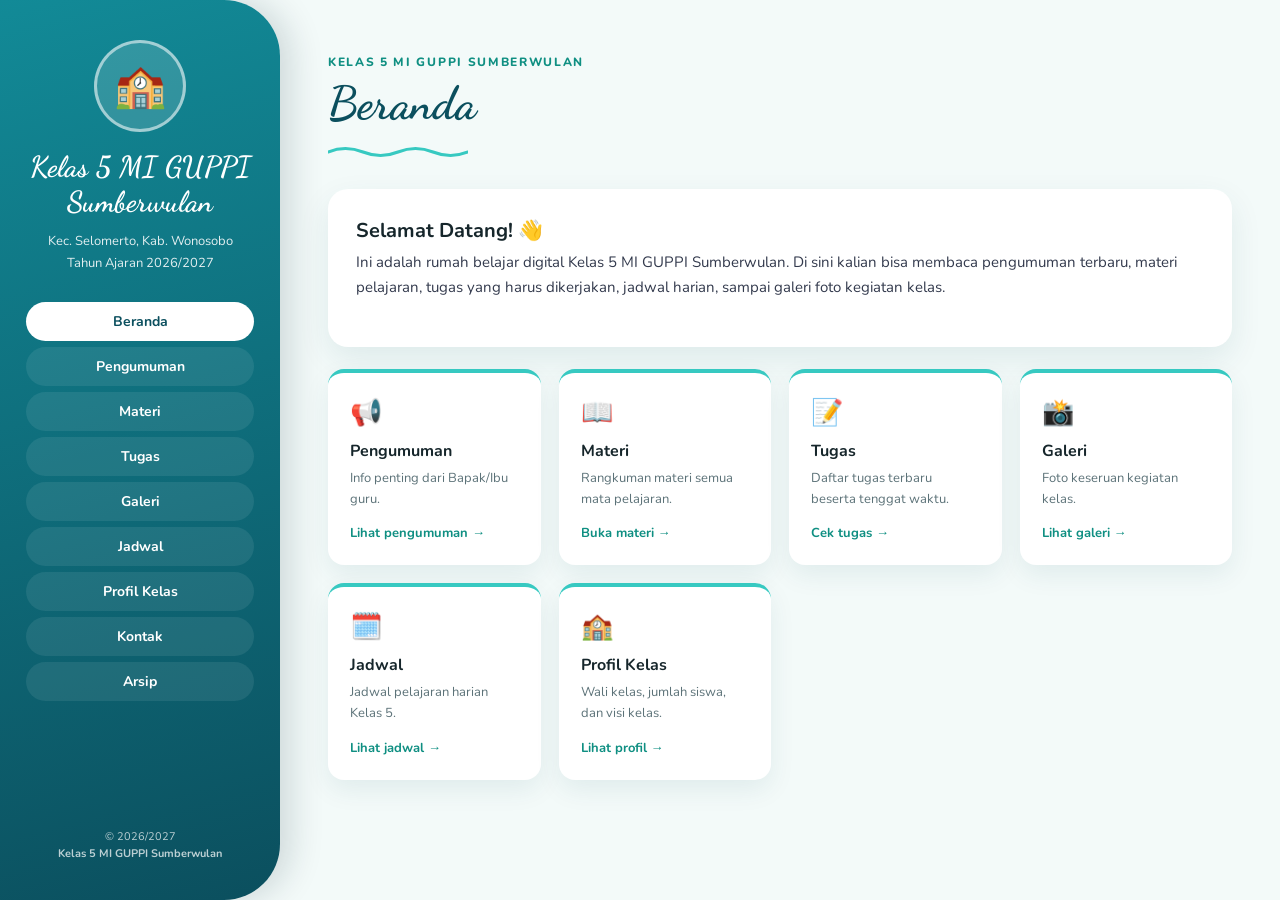
<file: Index.html>
<!DOCTYPE html>
<html lang="id">
<head>
<meta charset="UTF-8">
<meta name="viewport" content="width=device-width, initial-scale=1.0">
<title>Beranda — Kelas 5 MI GUPPI Sumberwulan</title>
<link rel="preconnect" href="https://fonts.googleapis.com">
<link href="https://fonts.googleapis.com/css2?family=Dancing+Script:wght@600;700&family=Nunito:wght@400;600;700;800&display=swap" rel="stylesheet">
<link rel="stylesheet" href="style.css">
</head>
<body>

  <div class="layout">
    <aside class="sidebar">
      <div class="avatar">🏫</div>
      <h2 class="nama-kelas">Kelas 5 MI GUPPI Sumberwulan</h2>
      <p class="sub-kelas">Kec. Selomerto, Kab. Wonosobo<br>Tahun Ajaran 2026/2027</p>
      <nav class="sidebar-nav">
        <a href="index.html" class="aktif">Beranda</a>
        <a href="pengumuman.html">Pengumuman</a>
        <a href="materi.html">Materi</a>
        <a href="tugas.html">Tugas</a>
        <a href="galeri.html">Galeri</a>
        <a href="jadwal.html">Jadwal</a>
        <a href="profil.html">Profil Kelas</a>
        <a href="kontak.html">Kontak</a>
        <a href="arsip.html">Arsip</a>
      </nav>
      <p class="sidebar-footer">© 2026/2027<br><strong>Kelas 5 MI GUPPI Sumberwulan</strong></p>
    </aside>

    <div class="content-area">
      <header class="hero">
        <p class="hero-eyebrow">Kelas 5 MI GUPPI Sumberwulan</p>
        <h1 class="hero-title">Beranda</h1>
        <svg class="hero-wave" viewBox="0 0 140 14" xmlns="http://www.w3.org/2000/svg">
          <path d="M0 7 Q 17.5 0, 35 7 T 70 7 T 105 7 T 140 7"/>
        </svg>
      </header>

      <main>
          <div class="kartu">
            <h2>Selamat Datang! 👋</h2>
            <p class="keterangan-kecil" style="font-size:15px; color:#333a4d; line-height:1.7;">
              Ini adalah rumah belajar digital Kelas 5 MI GUPPI Sumberwulan. Di sini kalian bisa membaca
              pengumuman terbaru, materi pelajaran, tugas yang harus dikerjakan, jadwal harian, sampai
              galeri foto kegiatan kelas.
            </p>
          </div>

          <div class="kartu-grid">
            <div class="kartu-ringkas">
              <span class="ikon">📢</span>
              <h3>Pengumuman</h3>
              <p>Info penting dari Bapak/Ibu guru.</p>
              <a href="pengumuman.html">Lihat pengumuman →</a>
            </div>
            <div class="kartu-ringkas">
              <span class="ikon">📖</span>
              <h3>Materi</h3>
              <p>Rangkuman materi semua mata pelajaran.</p>
              <a href="materi.html">Buka materi →</a>
            </div>
            <div class="kartu-ringkas">
              <span class="ikon">📝</span>
              <h3>Tugas</h3>
              <p>Daftar tugas terbaru beserta tenggat waktu.</p>
              <a href="tugas.html">Cek tugas →</a>
            </div>
            <div class="kartu-ringkas">
              <span class="ikon">📸</span>
              <h3>Galeri</h3>
              <p>Foto keseruan kegiatan kelas.</p>
              <a href="galeri.html">Lihat galeri →</a>
            </div>
            <div class="kartu-ringkas">
              <span class="ikon">🗓️</span>
              <h3>Jadwal</h3>
              <p>Jadwal pelajaran harian Kelas 5.</p>
              <a href="jadwal.html">Lihat jadwal →</a>
            </div>
            <div class="kartu-ringkas">
              <span class="ikon">🏫</span>
              <h3>Profil Kelas</h3>
              <p>Wali kelas, jumlah siswa, dan visi kelas.</p>
              <a href="profil.html">Lihat profil →</a>
            </div>
          </div>
        </main>
    </div>
  </div>

</body>
</html>
</file>
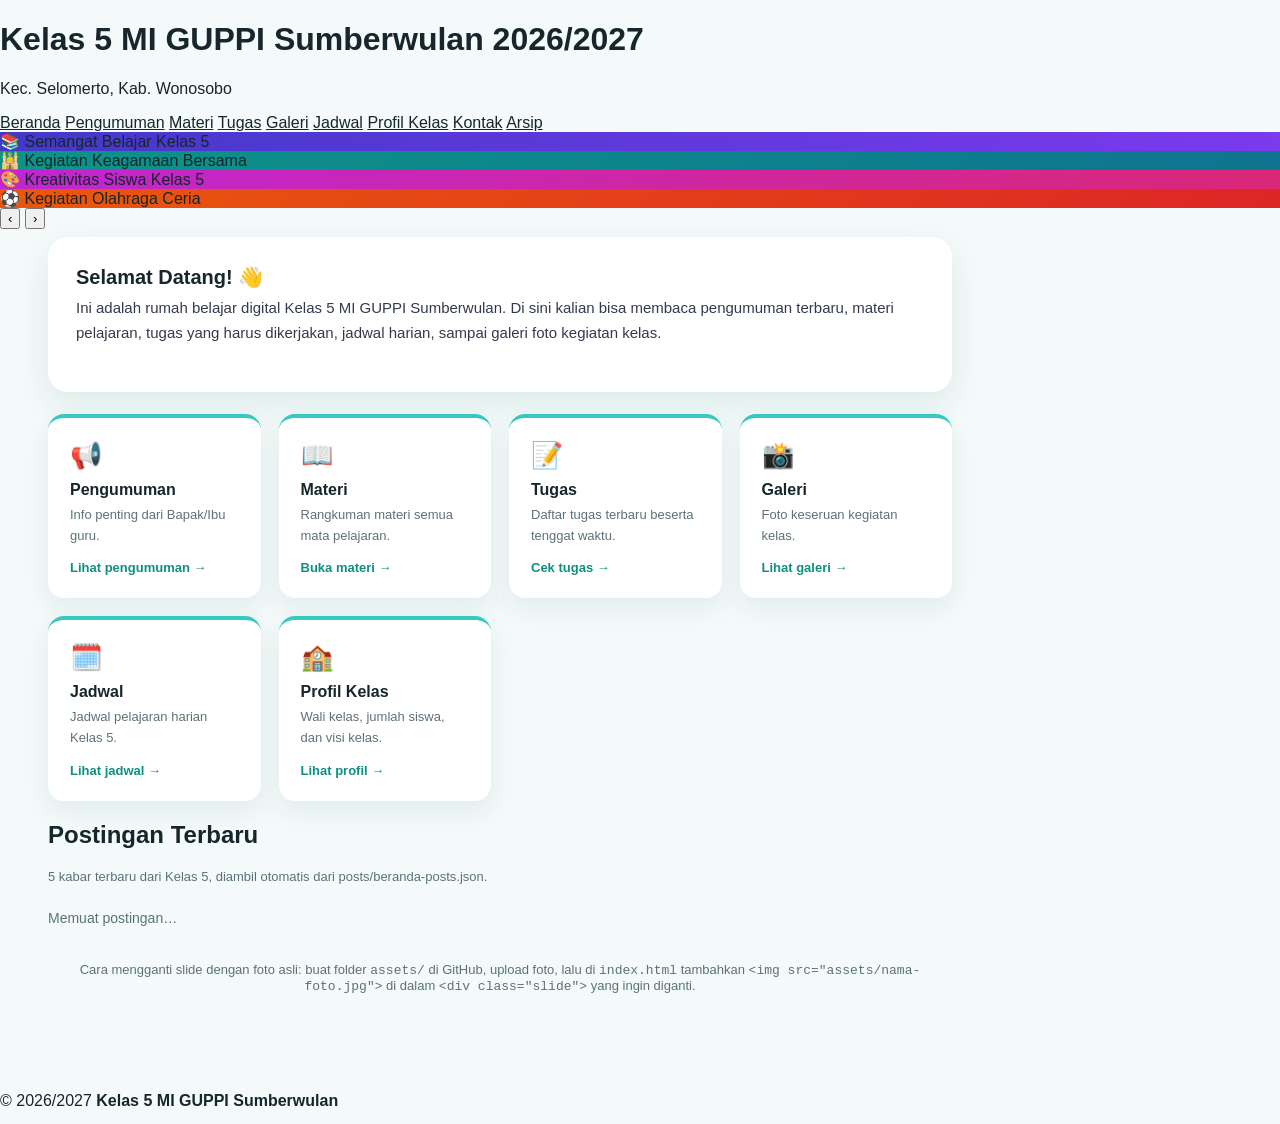
<file: index.html>
<!DOCTYPE html>
<html lang="id">
<head>
<meta charset="UTF-8">
<meta name="viewport" content="width=device-width, initial-scale=1.0">
<title>Beranda — Kelas 5 MI GUPPI Sumberwulan</title>
<link rel="stylesheet" href="style.css">
</head>
<body>

  <header class="site-header">
    <span class="orb orb-1"></span>
    <span class="orb orb-2"></span>
    <span class="orb orb-3"></span>
    <div class="header-top">
      <div>
        <h1>Kelas 5 MI GUPPI Sumberwulan 2026/2027</h1>
        <p>Kec. Selomerto, Kab. Wonosobo</p>
      </div>
    </div>
    <nav class="site-nav">
      <a href="index.html" class="aktif">Beranda</a>
      <a href="pengumuman.html">Pengumuman</a>
      <a href="materi.html">Materi</a>
      <a href="tugas.html">Tugas</a>
      <a href="galeri.html">Galeri</a>
      <a href="jadwal.html">Jadwal</a>
      <a href="profil.html">Profil Kelas</a>
      <a href="kontak.html">Kontak</a>
      <a href="arsip.html">Arsip</a>
    </nav>
  </header>

  <div class="slider">
    <div class="slider-bingkai">
      <div class="slide aktif" style="background:linear-gradient(135deg,#4338ca,#7c3aed);">
        <span class="ikon-besar">📚</span>
        <span class="judul-slide">Semangat Belajar Kelas 5</span>
      </div>
      <div class="slide" style="background:linear-gradient(135deg,#0d9488,#0e7490);">
        <span class="ikon-besar">🕌</span>
        <span class="judul-slide">Kegiatan Keagamaan Bersama</span>
      </div>
      <div class="slide" style="background:linear-gradient(135deg,#c026d3,#db2777);">
        <span class="ikon-besar">🎨</span>
        <span class="judul-slide">Kreativitas Siswa Kelas 5</span>
      </div>
      <div class="slide" style="background:linear-gradient(135deg,#ea580c,#dc2626);">
        <span class="ikon-besar">⚽</span>
        <span class="judul-slide">Kegiatan Olahraga Ceria</span>
      </div>

      <button class="slider-panah kiri" aria-label="Sebelumnya">‹</button>
      <button class="slider-panah kanan" aria-label="Berikutnya">›</button>
      <div class="slider-titik"></div>
    </div>
  </div>

  <main>
    <div class="kartu">
      <h2>Selamat Datang! 👋</h2>
      <p class="keterangan-kecil" style="font-size:15px; color:#333a4d; line-height:1.7;">
        Ini adalah rumah belajar digital Kelas 5 MI GUPPI Sumberwulan. Di sini kalian bisa membaca
        pengumuman terbaru, materi pelajaran, tugas yang harus dikerjakan, jadwal harian, sampai
        galeri foto kegiatan kelas.
      </p>
    </div>

    <div class="kartu-grid">
      <div class="kartu-ringkas">
        <span class="ikon">📢</span>
        <h3>Pengumuman</h3>
        <p>Info penting dari Bapak/Ibu guru.</p>
        <a href="pengumuman.html">Lihat pengumuman →</a>
      </div>
      <div class="kartu-ringkas">
        <span class="ikon">📖</span>
        <h3>Materi</h3>
        <p>Rangkuman materi semua mata pelajaran.</p>
        <a href="materi.html">Buka materi →</a>
      </div>
      <div class="kartu-ringkas">
        <span class="ikon">📝</span>
        <h3>Tugas</h3>
        <p>Daftar tugas terbaru beserta tenggat waktu.</p>
        <a href="tugas.html">Cek tugas →</a>
      </div>
      <div class="kartu-ringkas">
        <span class="ikon">📸</span>
        <h3>Galeri</h3>
        <p>Foto keseruan kegiatan kelas.</p>
        <a href="galeri.html">Lihat galeri →</a>
      </div>
      <div class="kartu-ringkas">
        <span class="ikon">🗓️</span>
        <h3>Jadwal</h3>
        <p>Jadwal pelajaran harian Kelas 5.</p>
        <a href="jadwal.html">Lihat jadwal →</a>
      </div>
      <div class="kartu-ringkas">
        <span class="ikon">🏫</span>
        <h3>Profil Kelas</h3>
        <p>Wali kelas, jumlah siswa, dan visi kelas.</p>
        <a href="profil.html">Lihat profil →</a>
      </div>
    </div>

    <div class="posting-terbaru">
      <h2>Postingan Terbaru</h2>
      <p class="keterangan-kecil">5 kabar terbaru dari Kelas 5, diambil otomatis dari posts/beranda-posts.json.</p>
      <div class="posting-grid" id="posting-terbaru">
        <p class="status-muat">Memuat postingan…</p>
      </div>
    </div>

    <p class="keterangan-kecil" style="margin-top:28px; text-align:center;">
      Cara mengganti slide dengan foto asli: buat folder <code>assets/</code> di GitHub, upload foto,
      lalu di <code>index.html</code> tambahkan <code>&lt;img src="assets/nama-foto.jpg"&gt;</code>
      di dalam <code>&lt;div class="slide"&gt;</code> yang ingin diganti.
    </p>
  </main>

  <footer class="site-footer">
    <p>© 2026/2027 <strong>Kelas 5 MI GUPPI Sumberwulan</strong></p>
  </footer>

  <script src="common.js"></script>
</body>
</html>
</file>
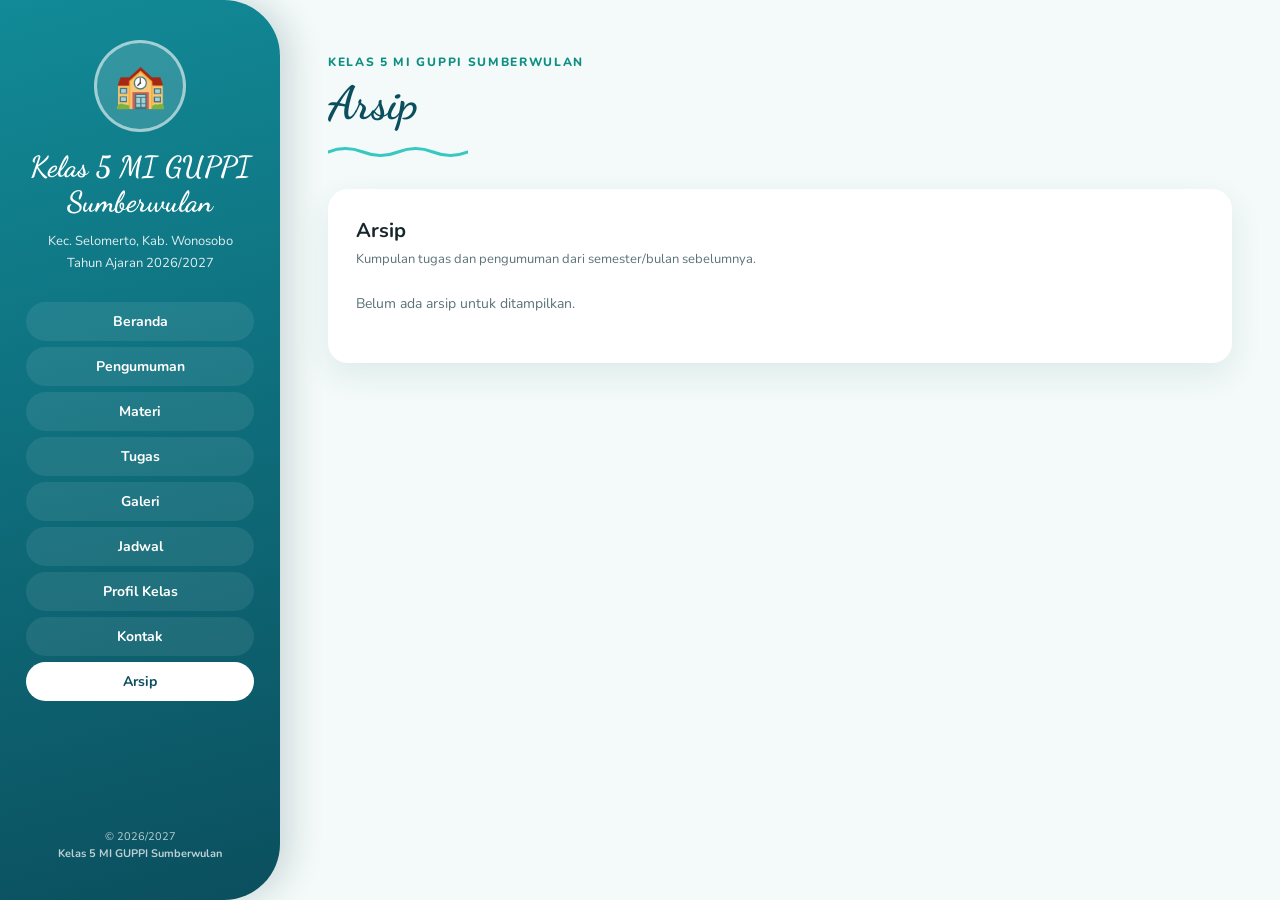
<file: arsip.html>
<!DOCTYPE html>
<html lang="id">
<head>
<meta charset="UTF-8">
<meta name="viewport" content="width=device-width, initial-scale=1.0">
<title>Arsip — Kelas 5 MI GUPPI Sumberwulan</title>
<link rel="preconnect" href="https://fonts.googleapis.com">
<link href="https://fonts.googleapis.com/css2?family=Dancing+Script:wght@600;700&family=Nunito:wght@400;600;700;800&display=swap" rel="stylesheet">
<link rel="stylesheet" href="style.css">
</head>
<body>

  <div class="layout">
    <aside class="sidebar">
      <div class="avatar">🏫</div>
      <h2 class="nama-kelas">Kelas 5 MI GUPPI Sumberwulan</h2>
      <p class="sub-kelas">Kec. Selomerto, Kab. Wonosobo<br>Tahun Ajaran 2026/2027</p>
      <nav class="sidebar-nav">
        <a href="index.html">Beranda</a>
        <a href="pengumuman.html">Pengumuman</a>
        <a href="materi.html">Materi</a>
        <a href="tugas.html">Tugas</a>
        <a href="galeri.html">Galeri</a>
        <a href="jadwal.html">Jadwal</a>
        <a href="profil.html">Profil Kelas</a>
        <a href="kontak.html">Kontak</a>
        <a href="arsip.html" class="aktif">Arsip</a>
      </nav>
      <p class="sidebar-footer">© 2026/2027<br><strong>Kelas 5 MI GUPPI Sumberwulan</strong></p>
    </aside>

    <div class="content-area">
      <header class="hero">
        <p class="hero-eyebrow">Kelas 5 MI GUPPI Sumberwulan</p>
        <h1 class="hero-title">Arsip</h1>
        <svg class="hero-wave" viewBox="0 0 140 14" xmlns="http://www.w3.org/2000/svg">
          <path d="M0 7 Q 17.5 0, 35 7 T 70 7 T 105 7 T 140 7"/>
        </svg>
      </header>

      <main>
          <div class="kartu">
            <h2>Arsip</h2>
            <p class="keterangan-kecil">Kumpulan tugas dan pengumuman dari semester/bulan sebelumnya.</p>
            <p class="status-muat">Belum ada arsip untuk ditampilkan.</p>
          </div>
        </main>
    </div>
  </div>

</body>
</html>
</file>
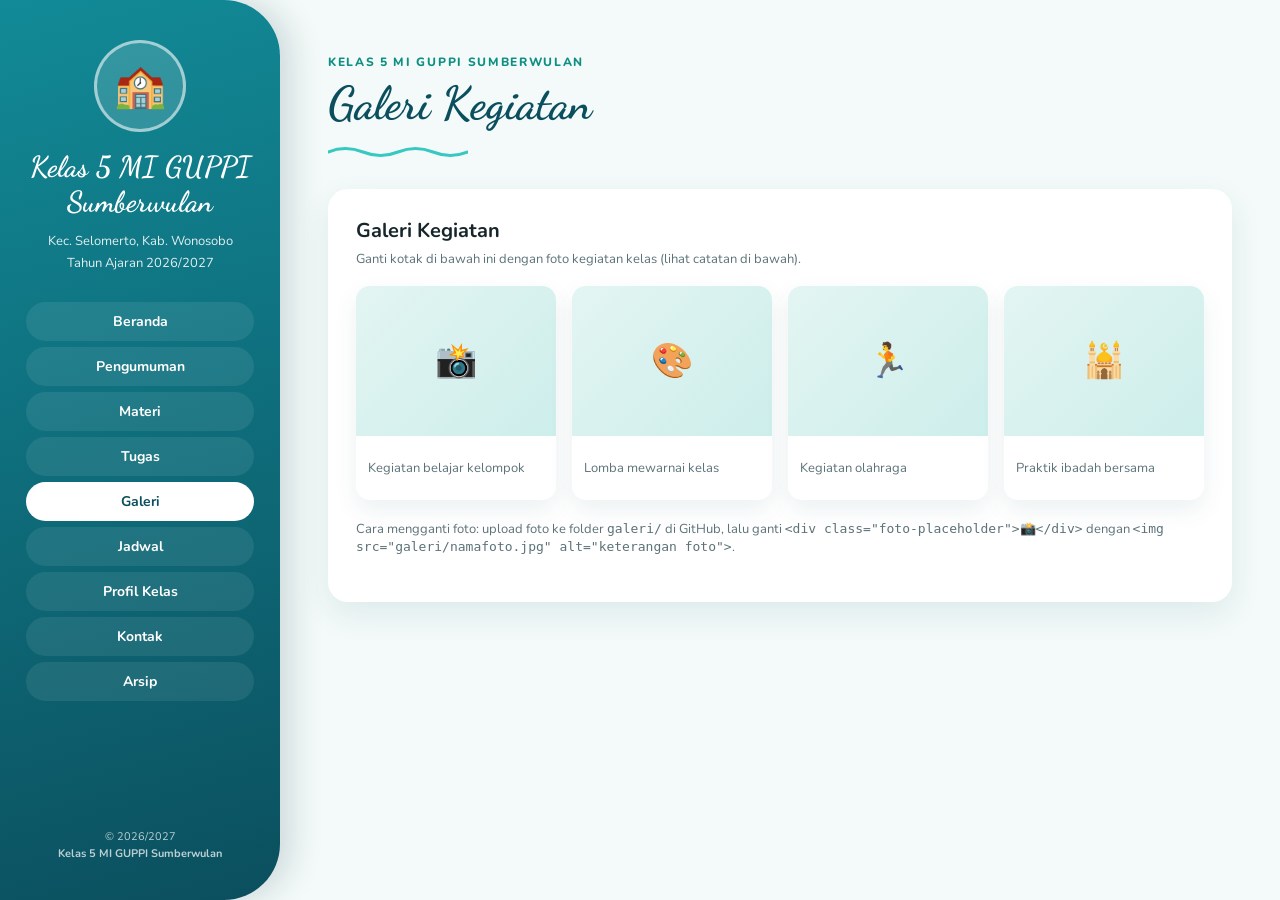
<file: galeri.html>
<!DOCTYPE html>
<html lang="id">
<head>
<meta charset="UTF-8">
<meta name="viewport" content="width=device-width, initial-scale=1.0">
<title>Galeri — Kelas 5 MI GUPPI Sumberwulan</title>
<link rel="preconnect" href="https://fonts.googleapis.com">
<link href="https://fonts.googleapis.com/css2?family=Dancing+Script:wght@600;700&family=Nunito:wght@400;600;700;800&display=swap" rel="stylesheet">
<link rel="stylesheet" href="style.css">
</head>
<body>

  <div class="layout">
    <aside class="sidebar">
      <div class="avatar">🏫</div>
      <h2 class="nama-kelas">Kelas 5 MI GUPPI Sumberwulan</h2>
      <p class="sub-kelas">Kec. Selomerto, Kab. Wonosobo<br>Tahun Ajaran 2026/2027</p>
      <nav class="sidebar-nav">
        <a href="index.html">Beranda</a>
        <a href="pengumuman.html">Pengumuman</a>
        <a href="materi.html">Materi</a>
        <a href="tugas.html">Tugas</a>
        <a href="galeri.html" class="aktif">Galeri</a>
        <a href="jadwal.html">Jadwal</a>
        <a href="profil.html">Profil Kelas</a>
        <a href="kontak.html">Kontak</a>
        <a href="arsip.html">Arsip</a>
      </nav>
      <p class="sidebar-footer">© 2026/2027<br><strong>Kelas 5 MI GUPPI Sumberwulan</strong></p>
    </aside>

    <div class="content-area">
      <header class="hero">
        <p class="hero-eyebrow">Kelas 5 MI GUPPI Sumberwulan</p>
        <h1 class="hero-title">Galeri Kegiatan</h1>
        <svg class="hero-wave" viewBox="0 0 140 14" xmlns="http://www.w3.org/2000/svg">
          <path d="M0 7 Q 17.5 0, 35 7 T 70 7 T 105 7 T 140 7"/>
        </svg>
      </header>

      <main>
          <div class="kartu">
            <h2>Galeri Kegiatan</h2>
            <p class="keterangan-kecil">Ganti kotak di bawah ini dengan foto kegiatan kelas (lihat catatan di bawah).</p>

            <div class="galeri-grid">
              <div class="galeri-item">
                <div class="foto-placeholder">📸</div>
                <p class="keterangan">Kegiatan belajar kelompok</p>
              </div>
              <div class="galeri-item">
                <div class="foto-placeholder">🎨</div>
                <p class="keterangan">Lomba mewarnai kelas</p>
              </div>
              <div class="galeri-item">
                <div class="foto-placeholder">🏃</div>
                <p class="keterangan">Kegiatan olahraga</p>
              </div>
              <div class="galeri-item">
                <div class="foto-placeholder">🕌</div>
                <p class="keterangan">Praktik ibadah bersama</p>
              </div>
            </div>

            <p class="keterangan-kecil" style="margin-top:20px;">
              Cara mengganti foto: upload foto ke folder <code>galeri/</code> di GitHub, lalu ganti
              <code>&lt;div class="foto-placeholder"&gt;📸&lt;/div&gt;</code> dengan
              <code>&lt;img src="galeri/namafoto.jpg" alt="keterangan foto"&gt;</code>.
            </p>
          </div>
        </main>
    </div>
  </div>

</body>
</html>
</file>
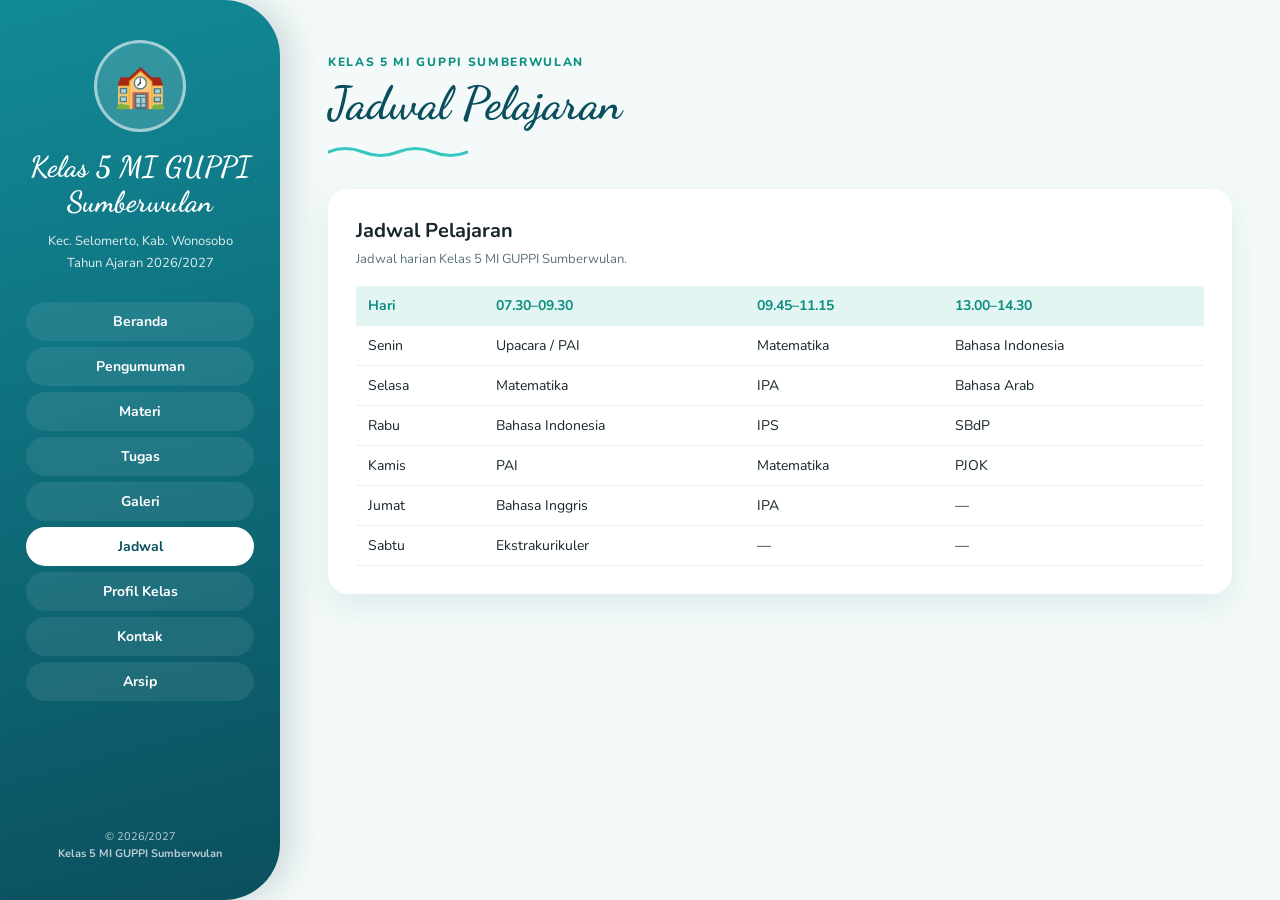
<file: jadwal.html>
<!DOCTYPE html>
<html lang="id">
<head>
<meta charset="UTF-8">
<meta name="viewport" content="width=device-width, initial-scale=1.0">
<title>Jadwal — Kelas 5 MI GUPPI Sumberwulan</title>
<link rel="preconnect" href="https://fonts.googleapis.com">
<link href="https://fonts.googleapis.com/css2?family=Dancing+Script:wght@600;700&family=Nunito:wght@400;600;700;800&display=swap" rel="stylesheet">
<link rel="stylesheet" href="style.css">
</head>
<body>

  <div class="layout">
    <aside class="sidebar">
      <div class="avatar">🏫</div>
      <h2 class="nama-kelas">Kelas 5 MI GUPPI Sumberwulan</h2>
      <p class="sub-kelas">Kec. Selomerto, Kab. Wonosobo<br>Tahun Ajaran 2026/2027</p>
      <nav class="sidebar-nav">
        <a href="index.html">Beranda</a>
        <a href="pengumuman.html">Pengumuman</a>
        <a href="materi.html">Materi</a>
        <a href="tugas.html">Tugas</a>
        <a href="galeri.html">Galeri</a>
        <a href="jadwal.html" class="aktif">Jadwal</a>
        <a href="profil.html">Profil Kelas</a>
        <a href="kontak.html">Kontak</a>
        <a href="arsip.html">Arsip</a>
      </nav>
      <p class="sidebar-footer">© 2026/2027<br><strong>Kelas 5 MI GUPPI Sumberwulan</strong></p>
    </aside>

    <div class="content-area">
      <header class="hero">
        <p class="hero-eyebrow">Kelas 5 MI GUPPI Sumberwulan</p>
        <h1 class="hero-title">Jadwal Pelajaran</h1>
        <svg class="hero-wave" viewBox="0 0 140 14" xmlns="http://www.w3.org/2000/svg">
          <path d="M0 7 Q 17.5 0, 35 7 T 70 7 T 105 7 T 140 7"/>
        </svg>
      </header>

      <main>
          <div class="kartu">
            <h2>Jadwal Pelajaran</h2>
            <p class="keterangan-kecil">Jadwal harian Kelas 5 MI GUPPI Sumberwulan.</p>

            <table class="jadwal">
              <tr><th>Hari</th><th>07.30–09.30</th><th>09.45–11.15</th><th>13.00–14.30</th></tr>
              <tr><td>Senin</td><td>Upacara / PAI</td><td>Matematika</td><td>Bahasa Indonesia</td></tr>
              <tr><td>Selasa</td><td>Matematika</td><td>IPA</td><td>Bahasa Arab</td></tr>
              <tr><td>Rabu</td><td>Bahasa Indonesia</td><td>IPS</td><td>SBdP</td></tr>
              <tr><td>Kamis</td><td>PAI</td><td>Matematika</td><td>PJOK</td></tr>
              <tr><td>Jumat</td><td>Bahasa Inggris</td><td>IPA</td><td>—</td></tr>
              <tr><td>Sabtu</td><td>Ekstrakurikuler</td><td>—</td><td>—</td></tr>
            </table>
          </div>
        </main>
    </div>
  </div>

</body>
</html>
</file>
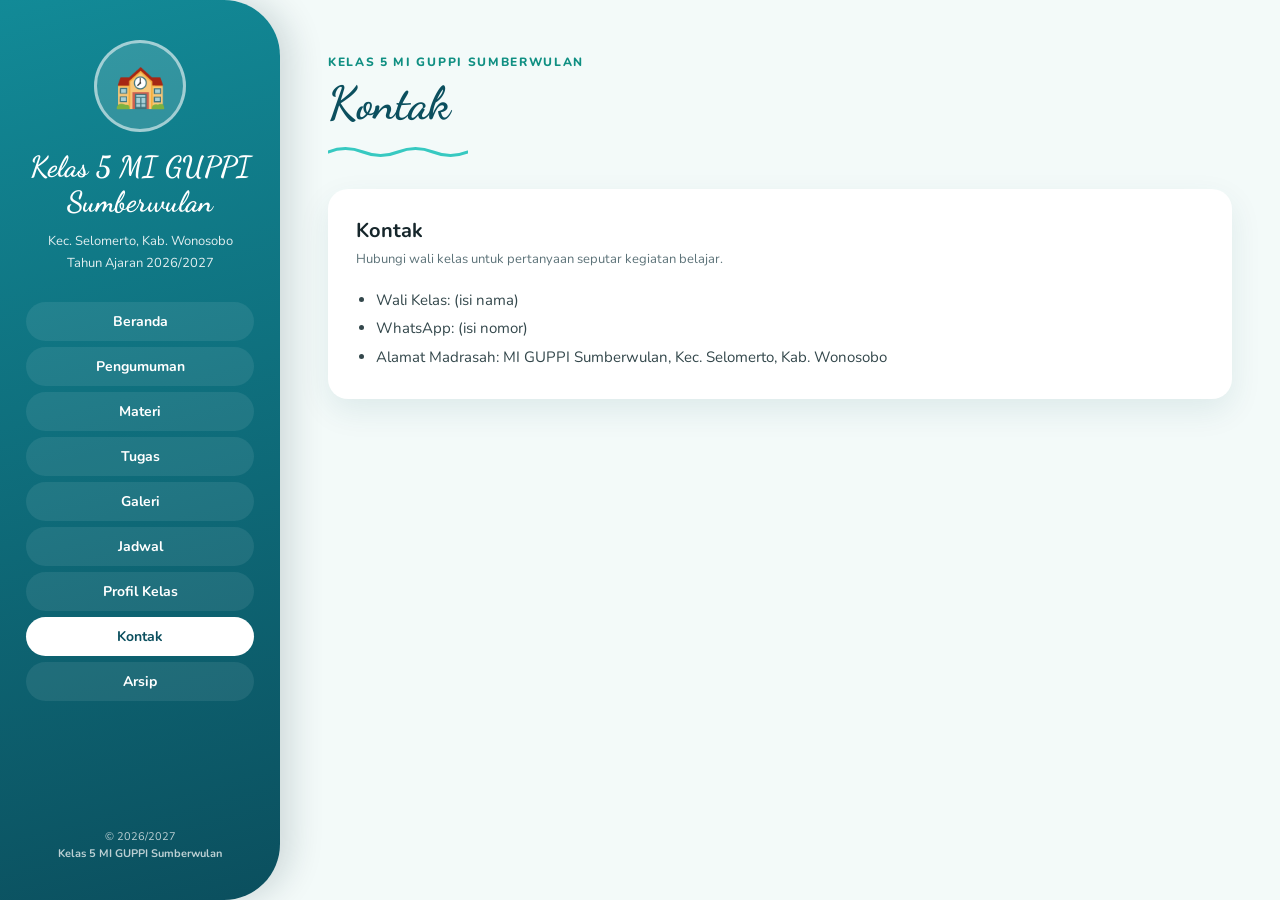
<file: kontak.html>
<!DOCTYPE html>
<html lang="id">
<head>
<meta charset="UTF-8">
<meta name="viewport" content="width=device-width, initial-scale=1.0">
<title>Kontak — Kelas 5 MI GUPPI Sumberwulan</title>
<link rel="preconnect" href="https://fonts.googleapis.com">
<link href="https://fonts.googleapis.com/css2?family=Dancing+Script:wght@600;700&family=Nunito:wght@400;600;700;800&display=swap" rel="stylesheet">
<link rel="stylesheet" href="style.css">
</head>
<body>

  <div class="layout">
    <aside class="sidebar">
      <div class="avatar">🏫</div>
      <h2 class="nama-kelas">Kelas 5 MI GUPPI Sumberwulan</h2>
      <p class="sub-kelas">Kec. Selomerto, Kab. Wonosobo<br>Tahun Ajaran 2026/2027</p>
      <nav class="sidebar-nav">
        <a href="index.html">Beranda</a>
        <a href="pengumuman.html">Pengumuman</a>
        <a href="materi.html">Materi</a>
        <a href="tugas.html">Tugas</a>
        <a href="galeri.html">Galeri</a>
        <a href="jadwal.html">Jadwal</a>
        <a href="profil.html">Profil Kelas</a>
        <a href="kontak.html" class="aktif">Kontak</a>
        <a href="arsip.html">Arsip</a>
      </nav>
      <p class="sidebar-footer">© 2026/2027<br><strong>Kelas 5 MI GUPPI Sumberwulan</strong></p>
    </aside>

    <div class="content-area">
      <header class="hero">
        <p class="hero-eyebrow">Kelas 5 MI GUPPI Sumberwulan</p>
        <h1 class="hero-title">Kontak</h1>
        <svg class="hero-wave" viewBox="0 0 140 14" xmlns="http://www.w3.org/2000/svg">
          <path d="M0 7 Q 17.5 0, 35 7 T 70 7 T 105 7 T 140 7"/>
        </svg>
      </header>

      <main>
          <div class="kartu">
            <h2>Kontak</h2>
            <p class="keterangan-kecil">Hubungi wali kelas untuk pertanyaan seputar kegiatan belajar.</p>
            <ul class="catatan-list">
              <li>Wali Kelas: (isi nama)</li>
              <li>WhatsApp: (isi nomor)</li>
              <li>Alamat Madrasah: MI GUPPI Sumberwulan, Kec. Selomerto, Kab. Wonosobo</li>
            </ul>
          </div>
        </main>
    </div>
  </div>

</body>
</html>
</file>
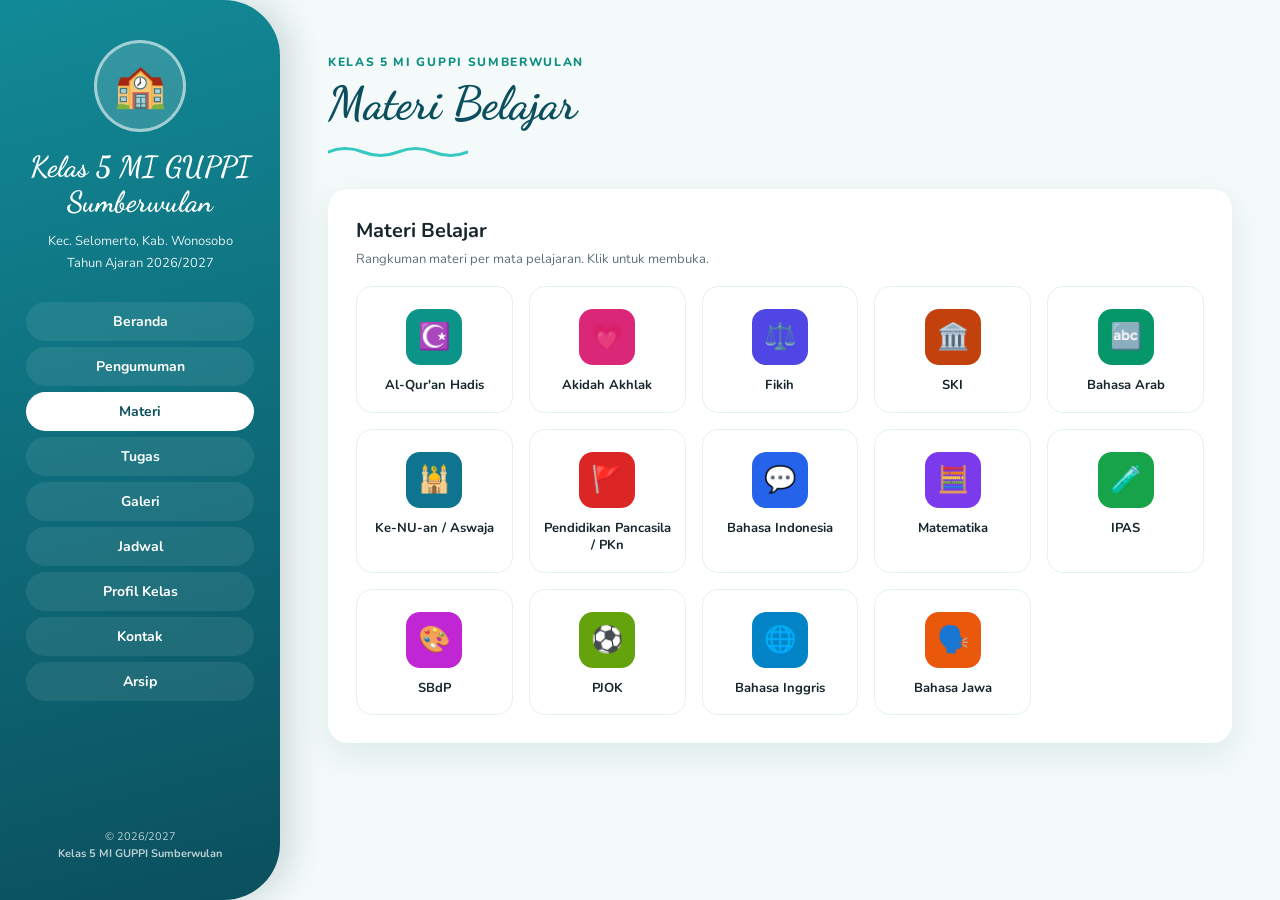
<file: materi.html>
<!DOCTYPE html>
<html lang="id">
<head>
<meta charset="UTF-8">
<meta name="viewport" content="width=device-width, initial-scale=1.0">
<title>Materi — Kelas 5 MI GUPPI Sumberwulan</title>
<link rel="preconnect" href="https://fonts.googleapis.com">
<link href="https://fonts.googleapis.com/css2?family=Dancing+Script:wght@600;700&family=Nunito:wght@400;600;700;800&display=swap" rel="stylesheet">
<link rel="stylesheet" href="style.css">
</head>
<body>

  <div class="layout">
    <aside class="sidebar">
      <div class="avatar">🏫</div>
      <h2 class="nama-kelas">Kelas 5 MI GUPPI Sumberwulan</h2>
      <p class="sub-kelas">Kec. Selomerto, Kab. Wonosobo<br>Tahun Ajaran 2026/2027</p>
      <nav class="sidebar-nav">
        <a href="index.html">Beranda</a>
        <a href="pengumuman.html">Pengumuman</a>
        <a href="materi.html" class="aktif">Materi</a>
        <a href="tugas.html">Tugas</a>
        <a href="galeri.html">Galeri</a>
        <a href="jadwal.html">Jadwal</a>
        <a href="profil.html">Profil Kelas</a>
        <a href="kontak.html">Kontak</a>
        <a href="arsip.html">Arsip</a>
      </nav>
      <p class="sidebar-footer">© 2026/2027<br><strong>Kelas 5 MI GUPPI Sumberwulan</strong></p>
    </aside>

    <div class="content-area">
      <header class="hero">
        <p class="hero-eyebrow">Kelas 5 MI GUPPI Sumberwulan</p>
        <h1 class="hero-title">Materi Belajar</h1>
        <svg class="hero-wave" viewBox="0 0 140 14" xmlns="http://www.w3.org/2000/svg">
          <path d="M0 7 Q 17.5 0, 35 7 T 70 7 T 105 7 T 140 7"/>
        </svg>
      </header>

      <main>
          <div class="kartu">
            <h2>Materi Belajar</h2>
            <p class="keterangan-kecil">Rangkuman materi per mata pelajaran. Klik untuk membuka.</p>

            <div class="mapel-grid">
              <a class="mapel-item" href="#">
                <span class="mapel-icon" style="background:#0d9488;">☪️</span>
                <span class="nama">Al-Qur'an Hadis</span>
              </a>
              <a class="mapel-item" href="#">
                <span class="mapel-icon" style="background:#db2777;">💗</span>
                <span class="nama">Akidah Akhlak</span>
              </a>
              <a class="mapel-item" href="#">
                <span class="mapel-icon" style="background:#4f46e5;">⚖️</span>
                <span class="nama">Fikih</span>
              </a>
              <a class="mapel-item" href="#">
                <span class="mapel-icon" style="background:#c2410c;">🏛️</span>
                <span class="nama">SKI</span>
              </a>
              <a class="mapel-item" href="#">
                <span class="mapel-icon" style="background:#059669;">🔤</span>
                <span class="nama">Bahasa Arab</span>
              </a>
              <a class="mapel-item" href="#">
                <span class="mapel-icon" style="background:#0e7490;">🕌</span>
                <span class="nama">Ke-NU-an / Aswaja</span>
              </a>
              <a class="mapel-item" href="#">
                <span class="mapel-icon" style="background:#dc2626;">🚩</span>
                <span class="nama">Pendidikan Pancasila / PKn</span>
              </a>
              <a class="mapel-item" href="#">
                <span class="mapel-icon" style="background:#2563eb;">💬</span>
                <span class="nama">Bahasa Indonesia</span>
              </a>
              <a class="mapel-item" href="#">
                <span class="mapel-icon" style="background:#7c3aed;">🧮</span>
                <span class="nama">Matematika</span>
              </a>
              <a class="mapel-item" href="#">
                <span class="mapel-icon" style="background:#16a34a;">🧪</span>
                <span class="nama">IPAS</span>
              </a>
              <a class="mapel-item" href="#">
                <span class="mapel-icon" style="background:#c026d3;">🎨</span>
                <span class="nama">SBdP</span>
              </a>
              <a class="mapel-item" href="#">
                <span class="mapel-icon" style="background:#65a30d;">⚽</span>
                <span class="nama">PJOK</span>
              </a>
              <a class="mapel-item" href="#">
                <span class="mapel-icon" style="background:#0284c7;">🌐</span>
                <span class="nama">Bahasa Inggris</span>
              </a>
              <a class="mapel-item" href="#">
                <span class="mapel-icon" style="background:#ea580c;">🗣️</span>
                <span class="nama">Bahasa Jawa</span>
              </a>
            </div>
          </div>
        </main>
    </div>
  </div>

</body>
</html>
</file>
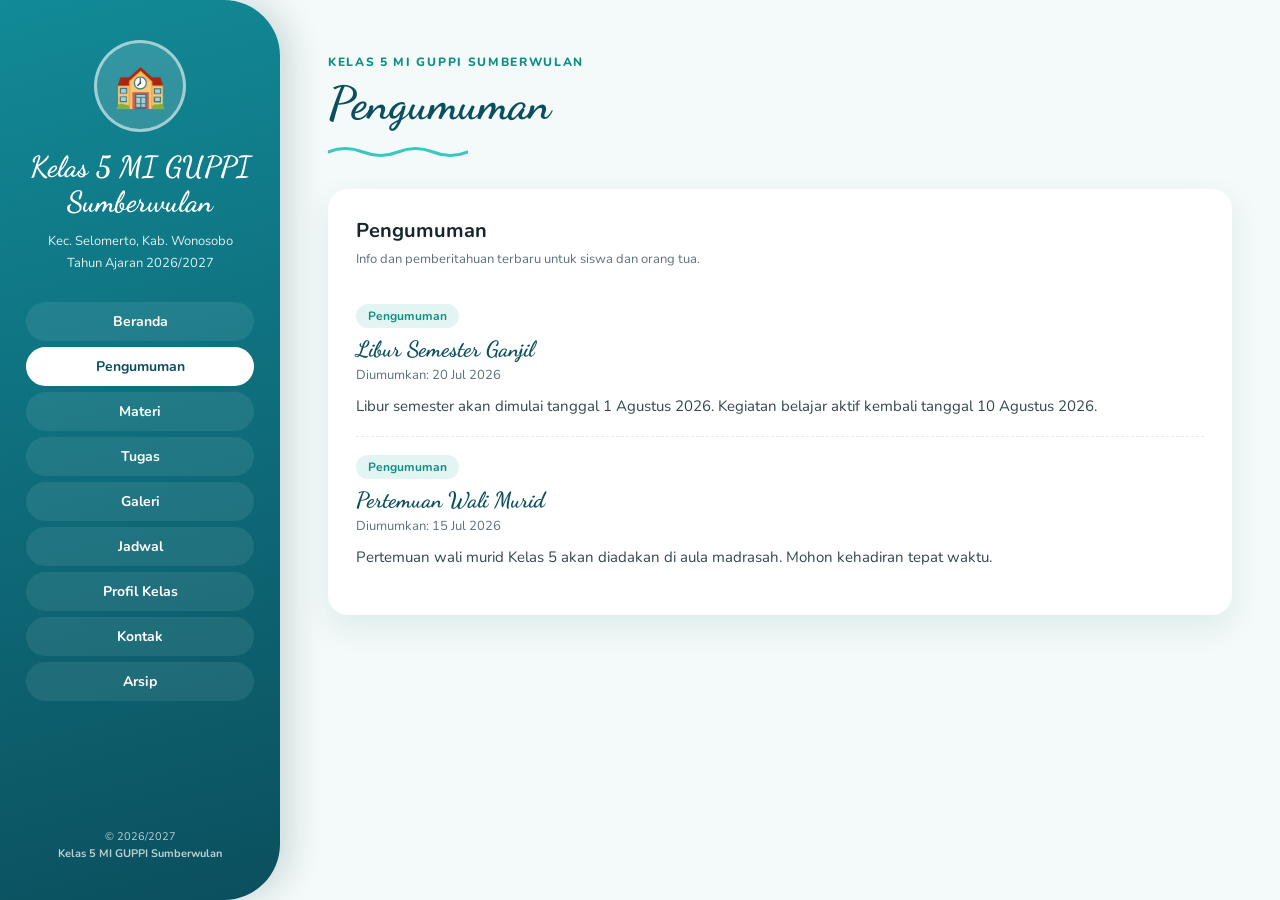
<file: pengumuman.html>
<!DOCTYPE html>
<html lang="id">
<head>
<meta charset="UTF-8">
<meta name="viewport" content="width=device-width, initial-scale=1.0">
<title>Pengumuman — Kelas 5 MI GUPPI Sumberwulan</title>
<link rel="preconnect" href="https://fonts.googleapis.com">
<link href="https://fonts.googleapis.com/css2?family=Dancing+Script:wght@600;700&family=Nunito:wght@400;600;700;800&display=swap" rel="stylesheet">
<link rel="stylesheet" href="style.css">
</head>
<body>

  <div class="layout">
    <aside class="sidebar">
      <div class="avatar">🏫</div>
      <h2 class="nama-kelas">Kelas 5 MI GUPPI Sumberwulan</h2>
      <p class="sub-kelas">Kec. Selomerto, Kab. Wonosobo<br>Tahun Ajaran 2026/2027</p>
      <nav class="sidebar-nav">
        <a href="index.html">Beranda</a>
        <a href="pengumuman.html" class="aktif">Pengumuman</a>
        <a href="materi.html">Materi</a>
        <a href="tugas.html">Tugas</a>
        <a href="galeri.html">Galeri</a>
        <a href="jadwal.html">Jadwal</a>
        <a href="profil.html">Profil Kelas</a>
        <a href="kontak.html">Kontak</a>
        <a href="arsip.html">Arsip</a>
      </nav>
      <p class="sidebar-footer">© 2026/2027<br><strong>Kelas 5 MI GUPPI Sumberwulan</strong></p>
    </aside>

    <div class="content-area">
      <header class="hero">
        <p class="hero-eyebrow">Kelas 5 MI GUPPI Sumberwulan</p>
        <h1 class="hero-title">Pengumuman</h1>
        <svg class="hero-wave" viewBox="0 0 140 14" xmlns="http://www.w3.org/2000/svg">
          <path d="M0 7 Q 17.5 0, 35 7 T 70 7 T 105 7 T 140 7"/>
        </svg>
      </header>

      <main>
          <div class="kartu">
            <h2>Pengumuman</h2>
            <p class="keterangan-kecil">Info dan pemberitahuan terbaru untuk siswa dan orang tua.</p>

            <div class="item">
              <span class="label-pill">Pengumuman</span>
              <h3><a href="#">Libur Semester Ganjil</a></h3>
              <p class="tenggat">Diumumkan: 20 Jul 2026</p>
              <p class="deskripsi">Libur semester akan dimulai tanggal 1 Agustus 2026. Kegiatan belajar aktif kembali tanggal 10 Agustus 2026.</p>
            </div>

            <div class="item">
              <span class="label-pill">Pengumuman</span>
              <h3><a href="#">Pertemuan Wali Murid</a></h3>
              <p class="tenggat">Diumumkan: 15 Jul 2026</p>
              <p class="deskripsi">Pertemuan wali murid Kelas 5 akan diadakan di aula madrasah. Mohon kehadiran tepat waktu.</p>
            </div>
          </div>
        </main>
    </div>
  </div>

</body>
</html>
</file>
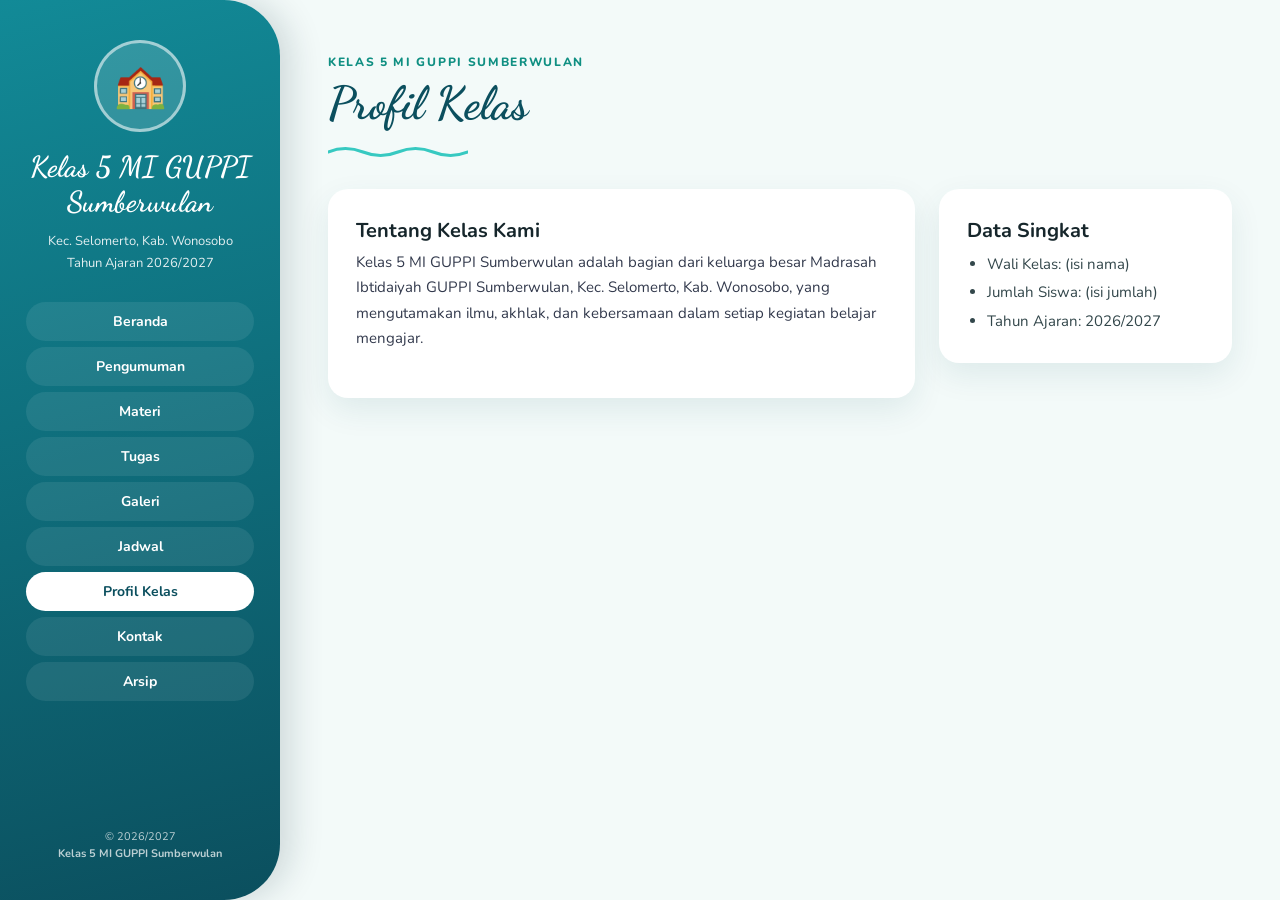
<file: profil.html>
<!DOCTYPE html>
<html lang="id">
<head>
<meta charset="UTF-8">
<meta name="viewport" content="width=device-width, initial-scale=1.0">
<title>Profil Kelas — Kelas 5 MI GUPPI Sumberwulan</title>
<link rel="preconnect" href="https://fonts.googleapis.com">
<link href="https://fonts.googleapis.com/css2?family=Dancing+Script:wght@600;700&family=Nunito:wght@400;600;700;800&display=swap" rel="stylesheet">
<link rel="stylesheet" href="style.css">
</head>
<body>

  <div class="layout">
    <aside class="sidebar">
      <div class="avatar">🏫</div>
      <h2 class="nama-kelas">Kelas 5 MI GUPPI Sumberwulan</h2>
      <p class="sub-kelas">Kec. Selomerto, Kab. Wonosobo<br>Tahun Ajaran 2026/2027</p>
      <nav class="sidebar-nav">
        <a href="index.html">Beranda</a>
        <a href="pengumuman.html">Pengumuman</a>
        <a href="materi.html">Materi</a>
        <a href="tugas.html">Tugas</a>
        <a href="galeri.html">Galeri</a>
        <a href="jadwal.html">Jadwal</a>
        <a href="profil.html" class="aktif">Profil Kelas</a>
        <a href="kontak.html">Kontak</a>
        <a href="arsip.html">Arsip</a>
      </nav>
      <p class="sidebar-footer">© 2026/2027<br><strong>Kelas 5 MI GUPPI Sumberwulan</strong></p>
    </aside>

    <div class="content-area">
      <header class="hero">
        <p class="hero-eyebrow">Kelas 5 MI GUPPI Sumberwulan</p>
        <h1 class="hero-title">Profil Kelas</h1>
        <svg class="hero-wave" viewBox="0 0 140 14" xmlns="http://www.w3.org/2000/svg">
          <path d="M0 7 Q 17.5 0, 35 7 T 70 7 T 105 7 T 140 7"/>
        </svg>
      </header>

      <main>
          <div class="grid-2">
            <div class="kartu">
              <h2>Tentang Kelas Kami</h2>
              <p class="keterangan-kecil" style="font-size:15px; color:#333a4d; line-height:1.7;">
                Kelas 5 MI GUPPI Sumberwulan adalah bagian dari keluarga besar Madrasah Ibtidaiyah
                GUPPI Sumberwulan, Kec. Selomerto, Kab. Wonosobo, yang mengutamakan ilmu, akhlak,
                dan kebersamaan dalam setiap kegiatan belajar mengajar.
              </p>
            </div>
            <div class="kartu">
              <h2>Data Singkat</h2>
              <ul class="catatan-list">
                <li>Wali Kelas: (isi nama)</li>
                <li>Jumlah Siswa: (isi jumlah)</li>
                <li>Tahun Ajaran: 2026/2027</li>
              </ul>
            </div>
          </div>
        </main>
    </div>
  </div>

</body>
</html>
</file>
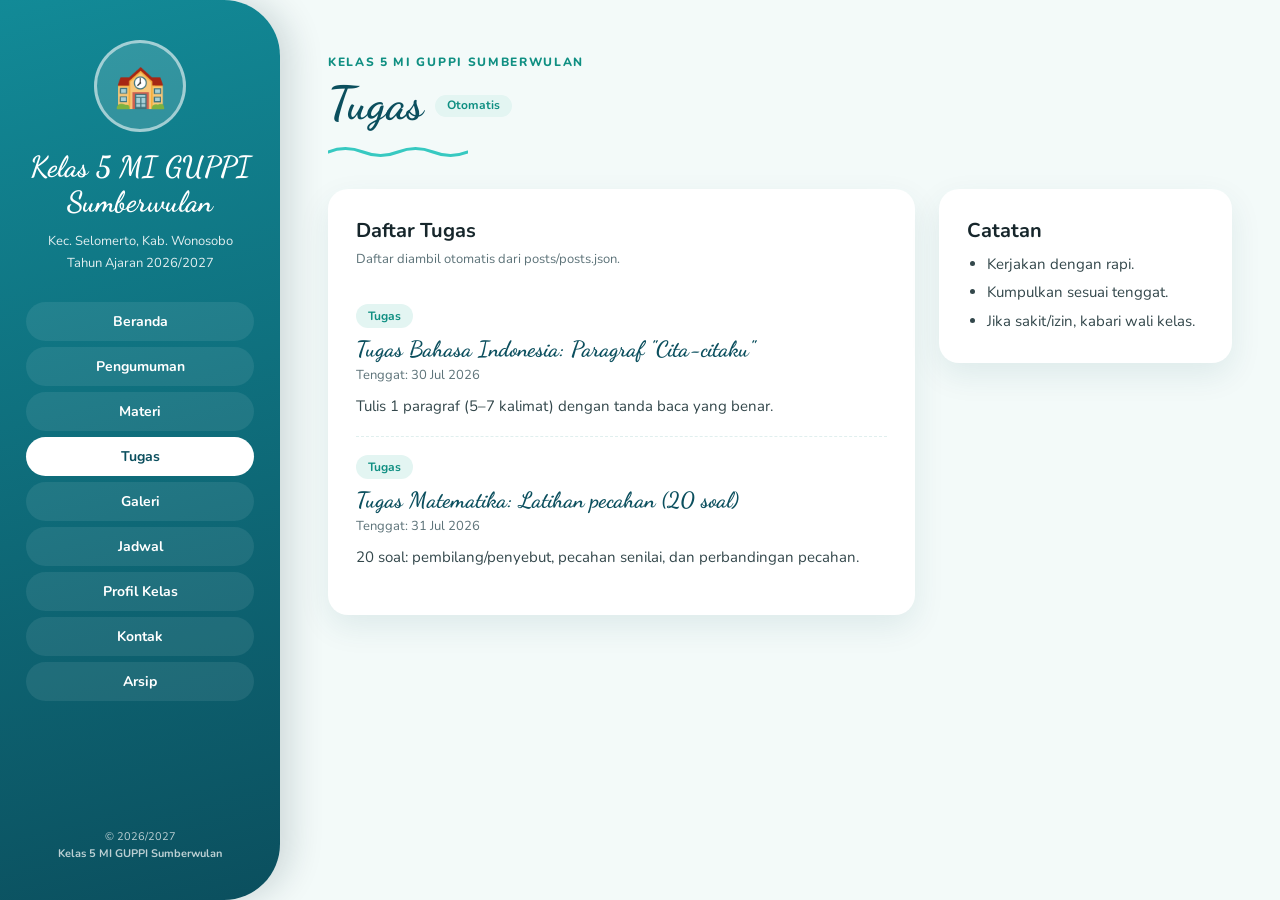
<file: tugas.html>
<!DOCTYPE html>
<html lang="id">
<head>
<meta charset="UTF-8">
<meta name="viewport" content="width=device-width, initial-scale=1.0">
<title>Tugas — Kelas 5 MI GUPPI Sumberwulan</title>
<link rel="preconnect" href="https://fonts.googleapis.com">
<link href="https://fonts.googleapis.com/css2?family=Dancing+Script:wght@600;700&family=Nunito:wght@400;600;700;800&display=swap" rel="stylesheet">
<link rel="stylesheet" href="style.css">
</head>
<body>

  <div class="layout">
    <aside class="sidebar">
      <div class="avatar">🏫</div>
      <h2 class="nama-kelas">Kelas 5 MI GUPPI Sumberwulan</h2>
      <p class="sub-kelas">Kec. Selomerto, Kab. Wonosobo<br>Tahun Ajaran 2026/2027</p>
      <nav class="sidebar-nav">
        <a href="index.html">Beranda</a>
        <a href="pengumuman.html">Pengumuman</a>
        <a href="materi.html">Materi</a>
        <a href="tugas.html" class="aktif">Tugas</a>
        <a href="galeri.html">Galeri</a>
        <a href="jadwal.html">Jadwal</a>
        <a href="profil.html">Profil Kelas</a>
        <a href="kontak.html">Kontak</a>
        <a href="arsip.html">Arsip</a>
      </nav>
      <p class="sidebar-footer">© 2026/2027<br><strong>Kelas 5 MI GUPPI Sumberwulan</strong></p>
    </aside>

    <div class="content-area">
      <header class="hero">
        <p class="hero-eyebrow">Kelas 5 MI GUPPI Sumberwulan</p>
        <h1 class="hero-title">Tugas <span class="label-pill" style="vertical-align:middle; font-family:'Nunito',sans-serif;">Otomatis</span></h1>
        <svg class="hero-wave" viewBox="0 0 140 14" xmlns="http://www.w3.org/2000/svg">
          <path d="M0 7 Q 17.5 0, 35 7 T 70 7 T 105 7 T 140 7"/>
        </svg>
      </header>

      <main>
          <div class="grid-2">
            <div class="kartu">
              <h2>Daftar Tugas</h2>
              <p class="keterangan-kecil">Daftar diambil otomatis dari posts/posts.json.</p>
              <div id="daftar-tugas">
                <p class="status-muat">Memuat daftar tugas…</p>
              </div>
            </div>

            <div class="kartu">
              <h2>Catatan</h2>
              <ul class="catatan-list">
                <li>Kerjakan dengan rapi.</li>
                <li>Kumpulkan sesuai tenggat.</li>
                <li>Jika sakit/izin, kabari wali kelas.</li>
              </ul>
            </div>
          </div>
        </main>
    </div>
  </div>
  <script src="common.js"></script>
</body>
</html>
</file>
<file: style.css>
:root{
  --ocean-deep: #0b4f5e;
  --ocean-mid: #128a97;
  --ocean-bright: #37c9c1;
  --content-bg: #f3faf9;
  --card-bg: #ffffff;
  --ink: #16262b;
  --muted: #5c7278;
  --accent: #0f8f82;
  --accent-soft: #e3f5f2;
}

*{ box-sizing: border-box; }

body{
  margin: 0;
  font-family: 'Nunito', 'Segoe UI', Arial, sans-serif;
  background: var(--content-bg);
  color: var(--ink);
}

a{ color: inherit; }

/* ===== Layout shell ===== */
.layout{
  display: flex;
  min-height: 100vh;
  align-items: stretch;
}

/* ===== Sidebar ===== */
.sidebar{
  width: 280px;
  flex-shrink: 0;
  background: linear-gradient(165deg, var(--ocean-mid), var(--ocean-deep));
  color: #fff;
  padding: 40px 26px 26px;
  display: flex;
  flex-direction: column;
  align-items: center;
  text-align: center;
  position: relative;
  border-radius: 0 56px 56px 0;
  box-shadow: 10px 0 34px rgba(6, 40, 48, 0.16);
}

.avatar{
  width: 92px;
  height: 92px;
  border-radius: 50%;
  background: rgba(255,255,255,0.14);
  border: 3px solid rgba(255,255,255,0.55);
  display: flex;
  align-items: center;
  justify-content: center;
  font-size: 42px;
  margin-bottom: 18px;
}

.nama-kelas{
  font-family: 'Dancing Script', cursive;
  font-size: 29px;
  font-weight: 700;
  margin: 0 0 10px;
  line-height: 1.2;
}

.sub-kelas{
  font-size: 13px;
  opacity: 0.88;
  line-height: 1.7;
  margin: 0 0 24px;
  max-width: 210px;
}

.sidebar-nav{
  display: flex;
  flex-direction: column;
  gap: 6px;
  width: 100%;
  margin-top: 4px;
}

.sidebar-nav a{
  color: #fff;
  text-decoration: none;
  font-size: 14px;
  font-weight: 700;
  padding: 10px 18px;
  border-radius: 999px;
  background: rgba(255,255,255,0.08);
  transition: background 0.15s ease;
}

.sidebar-nav a:hover, .sidebar-nav a:focus-visible{
  background: rgba(255,255,255,0.22);
  outline: none;
}

.sidebar-nav a.aktif{
  background: #ffffff;
  color: var(--ocean-deep);
}

.sidebar-footer{
  margin-top: auto;
  padding-top: 26px;
  font-size: 11px;
  opacity: 0.72;
  line-height: 1.6;
}

/* ===== Content area ===== */
.content-area{
  flex: 1;
  min-width: 0;
}

.hero{
  padding: 54px 48px 22px;
}

.hero-eyebrow{
  font-size: 12px;
  letter-spacing: 0.14em;
  text-transform: uppercase;
  color: var(--accent);
  font-weight: 800;
  margin: 0 0 8px;
}

.hero-title{
  font-family: 'Dancing Script', cursive;
  font-size: 46px;
  color: var(--ocean-deep);
  margin: 0;
  font-weight: 700;
  line-height: 1.15;
}

.hero-wave{
  display: block;
  width: 140px;
  height: 14px;
  margin-top: 14px;
}
.hero-wave path{
  fill: none;
  stroke: var(--ocean-bright);
  stroke-width: 3;
  stroke-linecap: round;
}

main{
  padding: 8px 48px 64px;
  max-width: 1000px;
}

.grid-2{
  display: grid;
  grid-template-columns: 2fr 1fr;
  gap: 24px;
  align-items: start;
}

/* ===== Card ===== */
.kartu{
  background: var(--card-bg);
  border-radius: 20px;
  padding: 28px 28px;
  box-shadow: 0 12px 32px rgba(11, 79, 94, 0.09);
  margin-bottom: 22px;
}

.kartu h2{
  margin: 0 0 6px;
  font-size: 20px;
  color: var(--ink);
}

.keterangan-kecil{
  font-size: 13px;
  color: var(--muted);
  margin: 0 0 18px;
}

/* ===== Item Tugas / Pengumuman (blog-post style) ===== */
.item{
  padding: 18px 0;
  border-bottom: 1px dashed #e0efee;
}
.item:last-child{ border-bottom: none; }

.label-pill{
  display: inline-block;
  background: var(--accent-soft);
  color: var(--accent);
  font-size: 12px;
  font-weight: 700;
  padding: 4px 12px;
  border-radius: 999px;
  margin-bottom: 8px;
}

.item h3{
  margin: 0 0 4px;
  font-family: 'Dancing Script', cursive;
  font-size: 22px;
  font-weight: 700;
}

.item h3 a{
  color: var(--ocean-deep);
  text-decoration: none;
}
.item h3 a:hover{ text-decoration: underline; }

.item .tenggat{
  font-size: 13px;
  color: var(--muted);
  margin: 0 0 10px;
}

.item p.deskripsi{
  margin: 0;
  font-size: 15px;
  line-height: 1.6;
  color: #33474b;
}

/* ===== Catatan sidebar-card ===== */
ul.catatan-list{
  margin: 0;
  padding-left: 20px;
  font-size: 15px;
  line-height: 1.9;
  color: #33474b;
}

/* ===== Kartu ringkas beranda ===== */
.kartu-grid{
  display: grid;
  grid-template-columns: repeat(auto-fit, minmax(200px, 1fr));
  gap: 18px;
  margin-top: 4px;
}

.kartu-ringkas{
  background: var(--card-bg);
  border-radius: 16px;
  padding: 22px;
  box-shadow: 0 10px 26px rgba(11,79,94,0.08);
  border-top: 4px solid var(--ocean-bright);
}

.kartu-ringkas .ikon{ font-size: 26px; display:block; margin-bottom: 10px; }
.kartu-ringkas h3{ margin: 0 0 6px; font-size: 16px; color: var(--ink); }
.kartu-ringkas p{ margin: 0 0 12px; font-size: 13px; color: var(--muted); line-height: 1.6; }
.kartu-ringkas a{ font-size: 13px; font-weight: 700; color: var(--accent); text-decoration: none; }
.kartu-ringkas a:hover{ text-decoration: underline; }

/* ===== Grid Mata Pelajaran ===== */
.mapel-grid{
  display: grid;
  grid-template-columns: repeat(auto-fill, minmax(130px, 1fr));
  gap: 16px;
  margin-top: 6px;
}

.mapel-item{
  background: #ffffff;
  border: 1px solid #e3f2f0;
  border-radius: 16px;
  padding: 22px 10px 18px;
  text-align: center;
  text-decoration: none;
  color: var(--ink);
  display: block;
  transition: box-shadow 0.15s ease, transform 0.15s ease;
}

.mapel-item:hover, .mapel-item:focus-visible{
  box-shadow: 0 10px 26px rgba(11,79,94,0.14);
  transform: translateY(-3px);
  outline: none;
}

.mapel-icon{
  width: 56px;
  height: 56px;
  border-radius: 14px;
  display: flex;
  align-items: center;
  justify-content: center;
  font-size: 26px;
  margin: 0 auto 12px;
  color: white;
}

.mapel-item .nama{
  font-size: 13px;
  font-weight: 700;
  line-height: 1.3;
  display: block;
}

/* ===== Tabel jadwal ===== */
table.jadwal{
  width: 100%;
  border-collapse: collapse;
  font-size: 14px;
}
table.jadwal th, table.jadwal td{
  padding: 10px 12px;
  text-align: left;
  border-bottom: 1px solid #e6f3f2;
}
table.jadwal th{
  background: var(--accent-soft);
  color: var(--accent);
  font-weight: 700;
}

/* ===== Galeri ===== */
.galeri-grid{
  display: grid;
  grid-template-columns: repeat(auto-fit, minmax(180px, 1fr));
  gap: 16px;
}
.galeri-item{
  background: var(--card-bg);
  border-radius: 14px;
  overflow: hidden;
  box-shadow: 0 10px 24px rgba(11,79,94,0.08);
}
.galeri-item .foto-placeholder{
  aspect-ratio: 4/3;
  background: linear-gradient(135deg, var(--accent-soft), #cdeeeb);
  display: flex;
  align-items: center;
  justify-content: center;
  font-size: 34px;
}
.galeri-item .keterangan{
  padding: 10px 12px;
  font-size: 13px;
  color: var(--muted);
}

/* ===== Footer (in sidebar) ===== */
.sidebar-footer strong{ color: #fff; }

/* ===== Status kosong / loading ===== */
.status-muat{
  font-size: 14px;
  color: var(--muted);
  padding: 8px 0;
}

/* ===== Responsive ===== */
@media (max-width: 860px){
  .layout{ flex-direction: column; }
  .sidebar{
    width: 100%;
    border-radius: 0 0 32px 32px;
    padding: 26px 20px;
    flex-direction: row;
    flex-wrap: wrap;
    justify-content: center;
    text-align: center;
  }
  .avatar{ width: 64px; height: 64px; font-size: 30px; margin: 0 14px 0 0; }
  .nama-kelas{ font-size: 22px; text-align: left; margin-bottom: 4px; }
  .sub-kelas{ display: none; }
  .sidebar-nav{
    flex-direction: row;
    justify-content: center;
    flex-wrap: wrap;
    margin-top: 16px;
  }
  .sidebar-nav a{ padding: 8px 14px; font-size: 13px; }
  .sidebar-footer{ width: 100%; margin-top: 14px; padding-top: 12px; text-align: center; }
  .hero{ padding: 34px 20px 14px; }
  .hero-title{ font-size: 34px; }
  main{ padding: 8px 20px 48px; }
  .grid-2{ grid-template-columns: 1fr; }
}
</file>
